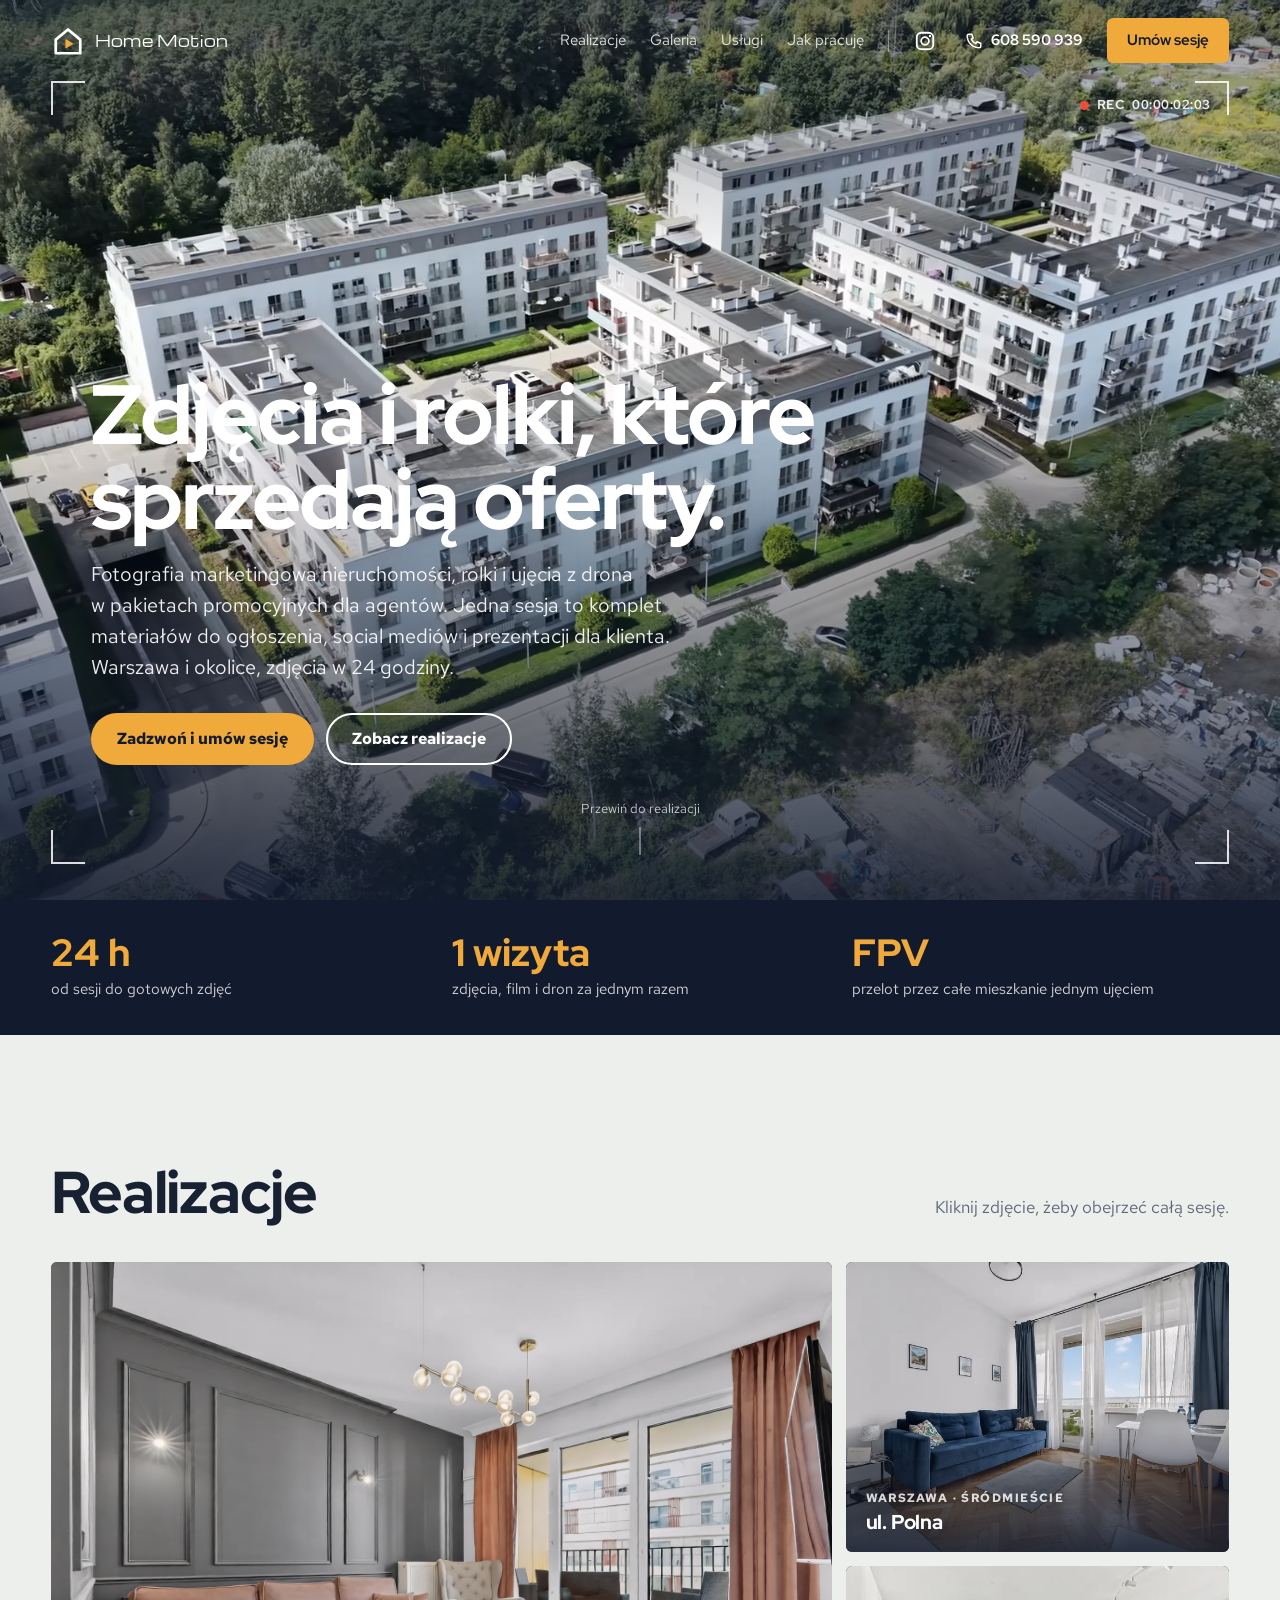
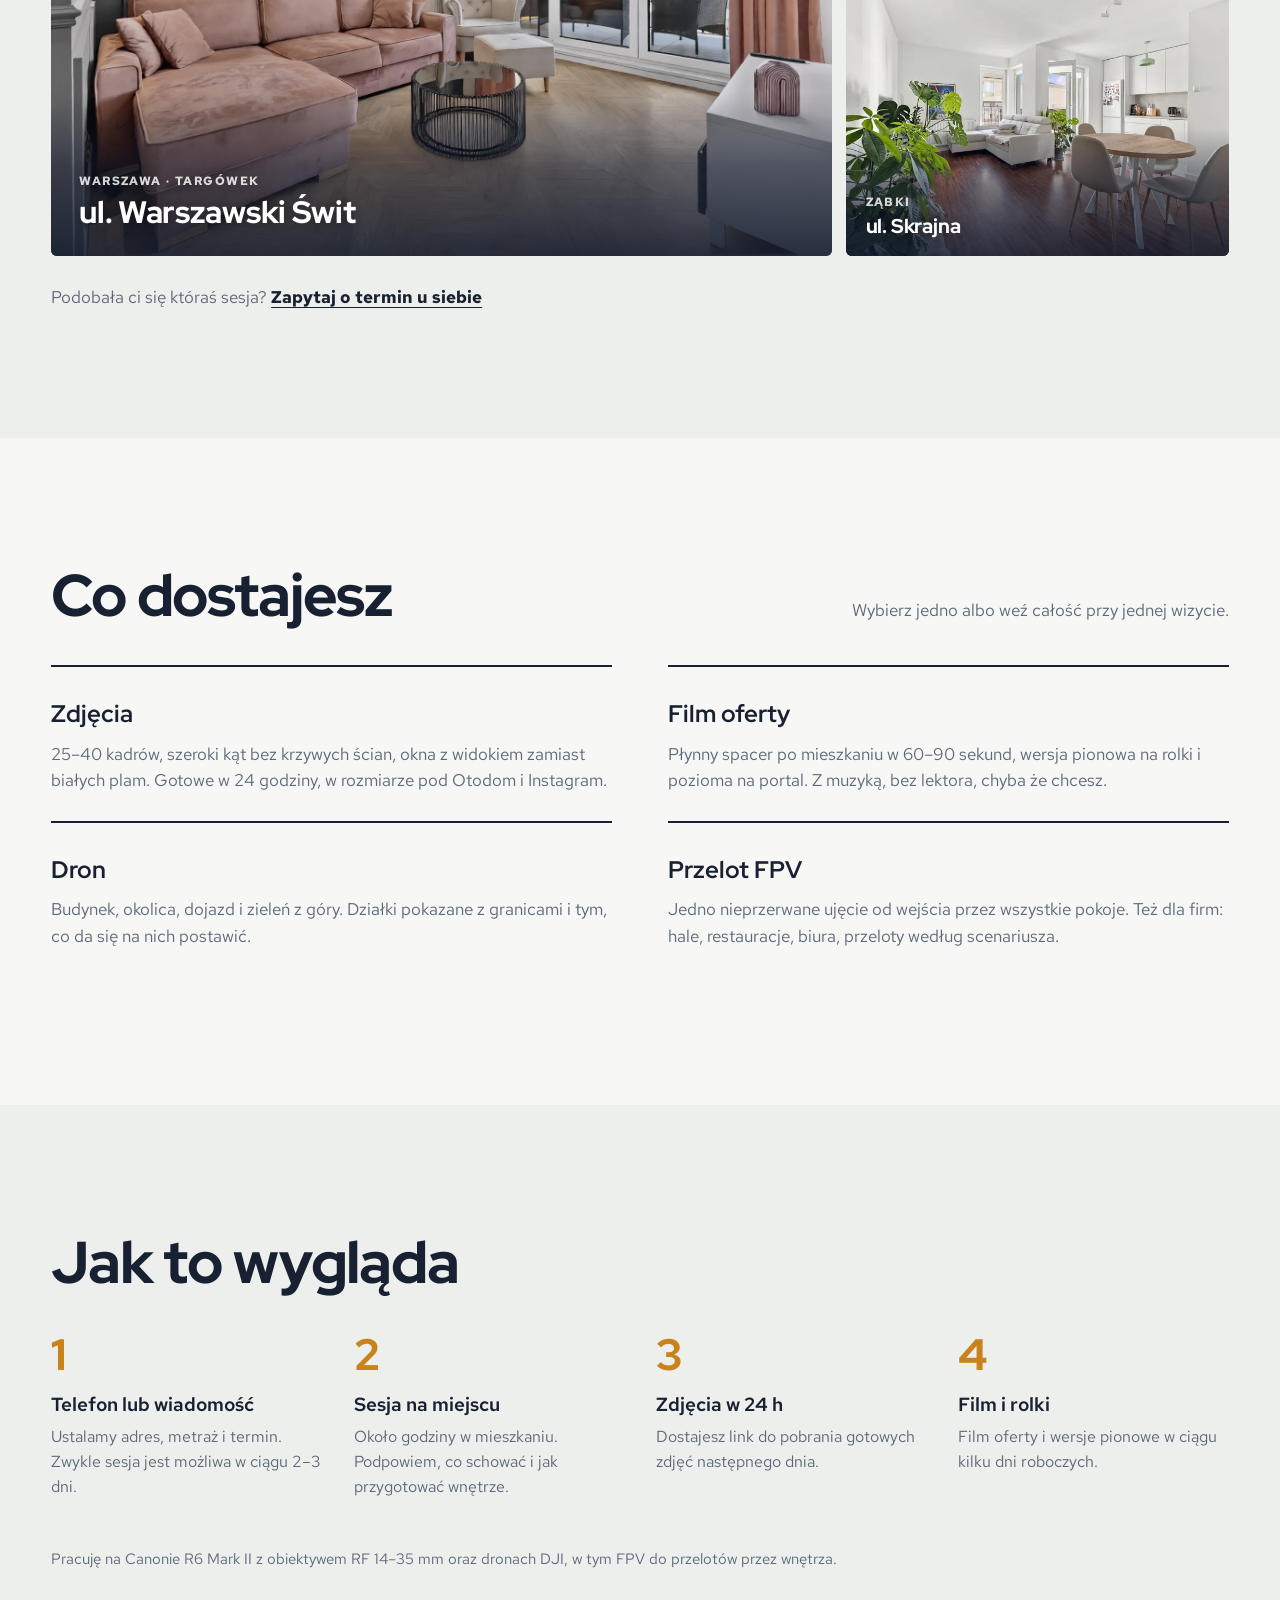
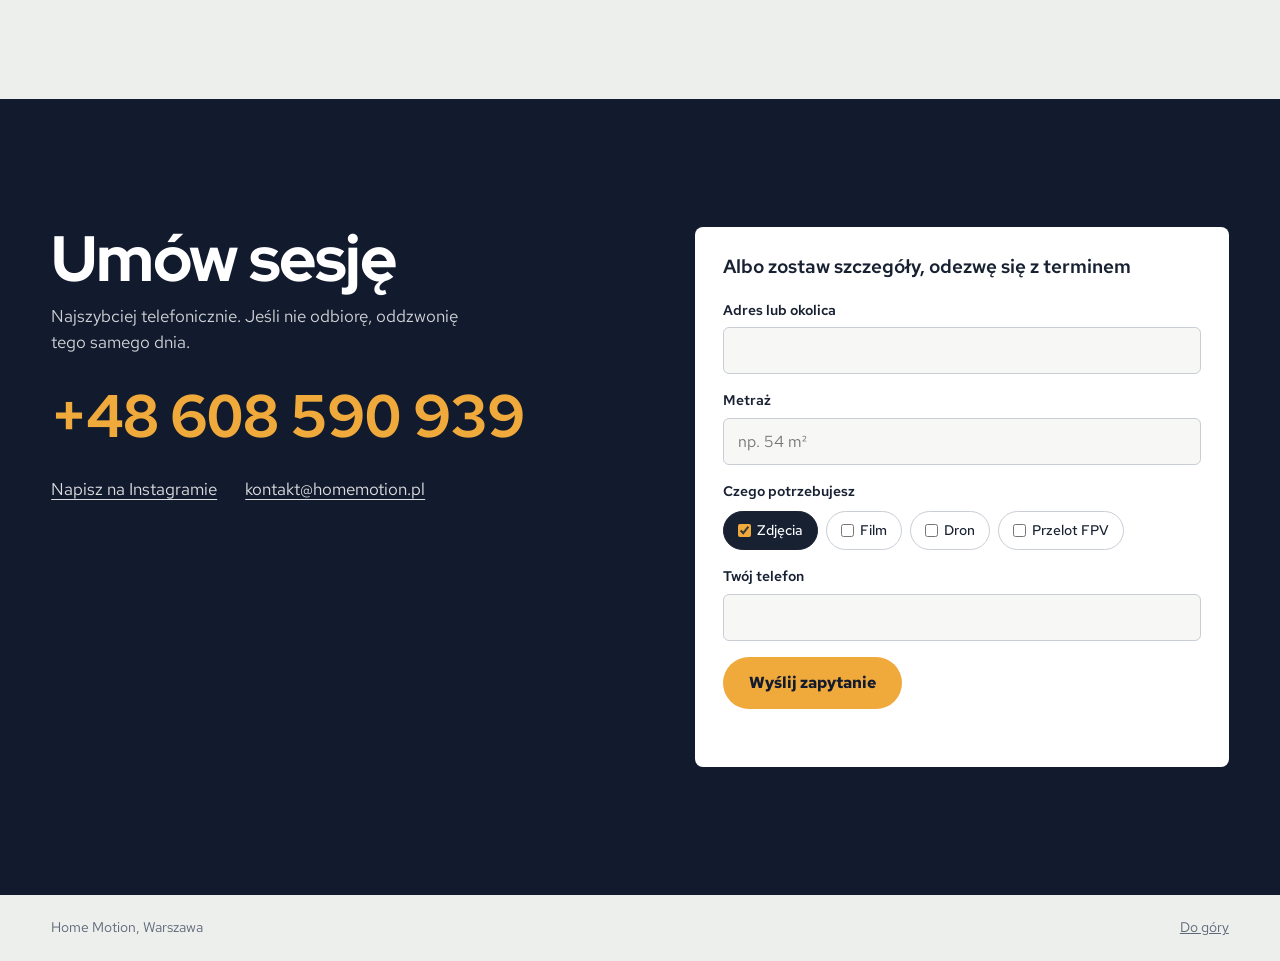
<file: index.html>
<!doctype html>
<html lang="pl">
<head>
  <meta charset="utf-8">
  <meta name="viewport" content="width=device-width, initial-scale=1">
  <title>Home Motion · zdjęcia i filmy nieruchomości, Warszawa</title>
  <meta name="description" content="Zdjęcia, filmy, ujęcia z drona i przeloty FPV dla nieruchomości na sprzedaż i wynajem. Warszawa i okolice. Zdjęcia gotowe w 24 godziny.">
  <meta property="og:title" content="Home Motion · zdjęcia i filmy nieruchomości">
  <meta property="og:description" content="Zdjęcia w 24 h, filmy, dron i FPV. Warszawa i okolice.">
  <meta property="og:type" content="website">
  <link rel="preconnect" href="https://fonts.googleapis.com">
  <link rel="preconnect" href="https://fonts.gstatic.com" crossorigin>
  <link href="https://fonts.googleapis.com/css2?family=Red+Hat+Display:wght@500..900&family=Red+Hat+Text:wght@400..700&family=Michroma&display=swap" rel="stylesheet">
  <link rel="icon" href="favicon.svg" type="image/svg+xml">
  <link rel="icon" href="favicon-32.png" sizes="32x32" type="image/png">
  <link rel="apple-touch-icon" href="apple-touch-icon.png">
  <meta name="theme-color" content="#121b2e">
  <link rel="stylesheet" href="styles.css">
</head>
<body>
  <a class="skip" href="#realizacje">Przejdź do realizacji</a>

  <header class="top" id="top">
    <a class="logo" href="#top" aria-label="Home Motion, strona główna">
      <svg class="logo-mark" viewBox="0 0 100 100" aria-hidden="true"><path d="M14 46 L50 16 L86 46 V86 H14 Z" fill="none" stroke="currentColor" stroke-width="8" stroke-linejoin="round"/><path d="M44 46 L63 58 L44 70 Z" fill="#f0a93b" stroke="#f0a93b" stroke-width="3" stroke-linejoin="round"/></svg>
      <span>Home&nbsp;Motion</span>
    </a>
    <nav class="nav" aria-label="Główne">
      <a href="#realizacje">Realizacje</a>
      <a href="/galeria/">Galeria</a>
      <a href="#uslugi">Usługi</a>
      <a href="#jak">Jak pracuję</a>
    </nav>
    <span class="top-sep" aria-hidden="true"></span>
    <a class="top-ig" href="https://www.instagram.com/homemotion.pl/" target="_blank" rel="noopener" data-instagram aria-label="Home Motion na Instagramie">
      <svg viewBox="0 0 24 24" aria-hidden="true"><rect x="3" y="3" width="18" height="18" rx="5" fill="none" stroke="currentColor" stroke-width="2"/><circle cx="12" cy="12" r="4.2" fill="none" stroke="currentColor" stroke-width="2"/><circle cx="17.4" cy="6.6" r="1.3" fill="currentColor"/></svg>
    </a>
    <a class="top-tel" href="tel:+48608590939" data-phone-short aria-label="Zadzwoń: 608 590 939">
      <svg viewBox="0 0 24 24" aria-hidden="true"><path d="M5 3h4l2 5-2.5 1.5a11 11 0 0 0 6 6L16 13l5 2v4a2 2 0 0 1-2 2A16 16 0 0 1 3 5a2 2 0 0 1 2-2z" fill="none" stroke="currentColor" stroke-width="2" stroke-linejoin="round"/></svg>
      <span>608 590 939</span>
    </a>
    <a class="top-cta" href="#kontakt">Umów sesję</a>
  </header>

  <main>
    <!-- HERO: film na cały ekran w ramce wizjera -->
    <section class="hero" aria-label="Showreel">
      <div class="hero-media">
        <video class="hero-video" autoplay muted loop playsinline preload="metadata" poster="assets/hero-poster.jpg">
          <source src="assets/showreel-720.mp4" type="video/mp4" media="(max-width: 820px)">
          <source src="assets/showreel-av1.mp4" type='video/mp4; codecs="av01.0.08M.10"'>
          <source src="assets/showreel.mp4" type="video/mp4">
        </video>
        <div class="hero-fallback" aria-hidden="true"></div>
        <div class="viewfinder" aria-hidden="true">
          <span class="vf-c vf-tl"></span><span class="vf-c vf-tr"></span>
          <span class="vf-c vf-bl"></span><span class="vf-c vf-br"></span>
          <span class="vf-rec"><i></i>REC <b class="tc">00:00:00:00</b></span>
        </div>
      </div>

      <div class="hero-copy">
        <h1>Zdjęcia i&nbsp;rolki, które sprzedają oferty.</h1>
        <p class="lede">Fotografia marketingowa nieruchomości, rolki i&nbsp;ujęcia z&nbsp;drona w&nbsp;pakietach promocyjnych dla agentów. Jedna sesja to komplet materiałów do ogłoszenia, social mediów i&nbsp;prezentacji dla klienta. Warszawa i&nbsp;okolice, zdjęcia w&nbsp;24&nbsp;godziny.</p>
        <div class="hero-actions">
          <a class="btn btn-primary" href="tel:+48608590939" data-phone-btn>Zadzwoń i umów sesję</a>
          <a class="btn btn-ghost" href="#realizacje">Zobacz realizacje</a>
        </div>
      </div>

      <a class="scroll-cue" href="#realizacje">Przewiń do realizacji</a>
    </section>

    <!-- Fakty, które sprzedają -->
    <section class="facts" aria-label="W skrócie">
      <dl>
        <div><dt>24 h</dt><dd>od sesji do gotowych zdjęć</dd></div>
        <div><dt>1 wizyta</dt><dd>zdjęcia, film i dron za jednym razem</dd></div>
        <div><dt>FPV</dt><dd>przelot przez całe mieszkanie jednym ujęciem</dd></div>
      </dl>
    </section>

    <!-- REALIZACJE -->
    <section class="work" id="realizacje">
      <div class="section-head">
        <h2>Realizacje</h2>
        <p>Kliknij zdjęcie, żeby obejrzeć całą sesję.</p>
      </div>
      <!-- Kafelki tworzy main.js z listy SESJE — nowa sesja = jedna linijka tam -->
      <ul class="work-grid" id="sesje"></ul>
      <button class="w-more" type="button" hidden>Pokaż wszystkie sesje</button>

      <dialog class="lb" id="galeria" aria-label="Galeria zdjęć">
        <div class="lb-top">
          <p class="lb-title"></p>
          <p class="lb-n" aria-live="polite"></p>
          <button class="lb-x" type="button" aria-label="Zamknij galerię">×</button>
        </div>
        <div class="lb-stage">
          <img class="lb-img" alt="">
          <button class="lb-prev" type="button" aria-label="Poprzednie zdjęcie">‹</button>
          <button class="lb-next" type="button" aria-label="Następne zdjęcie">›</button>
        </div>
      </dialog>
      <p class="after-work">Podobała ci się któraś sesja? <a href="#kontakt">Zapytaj o termin u siebie</a></p>
    </section>

    <!-- USŁUGI -->
    <section class="services" id="uslugi">
      <div class="section-head">
        <h2>Co dostajesz</h2>
        <p>Wybierz jedno albo weź całość przy jednej wizycie.</p>
      </div>
      <div class="svc-list">
        <article class="svc">
          <h3>Zdjęcia</h3>
          <p>25–40 kadrów, szeroki kąt bez krzywych ścian, okna z widokiem zamiast białych plam. Gotowe w 24 godziny, w rozmiarze pod Otodom i Instagram.</p>
        </article>
        <article class="svc">
          <h3>Film oferty</h3>
          <p>Płynny spacer po mieszkaniu w 60–90 sekund, wersja pionowa na rolki i pozioma na portal. Z muzyką, bez lektora, chyba że chcesz.</p>
        </article>
        <article class="svc">
          <h3>Dron</h3>
          <p>Budynek, okolica, dojazd i zieleń z góry. Działki pokazane z granicami i tym, co da się na nich postawić.</p>
        </article>
        <article class="svc">
          <h3>Przelot FPV</h3>
          <p>Jedno nieprzerwane ujęcie od wejścia przez wszystkie pokoje. Też dla firm: hale, restauracje, biura, przeloty według scenariusza.</p>
        </article>
      </div>
    </section>

    <!-- JAK PRACUJĘ: prawdziwa sekwencja, więc numeracja ma sens -->
    <section class="process" id="jak">
      <div class="section-head">
        <h2>Jak to wygląda</h2>
      </div>
      <ol class="steps">
        <li><h3>Telefon lub wiadomość</h3><p>Ustalamy adres, metraż i termin. Zwykle sesja jest możliwa w ciągu 2–3 dni.</p></li>
        <li><h3>Sesja na miejscu</h3><p>Około godziny w mieszkaniu. Podpowiem, co schować i jak przygotować wnętrze.</p></li>
        <li><h3>Zdjęcia w 24 h</h3><p>Dostajesz link do pobrania gotowych zdjęć następnego dnia.</p></li>
        <li><h3>Film i rolki</h3><p>Film oferty i wersje pionowe w ciągu kilku dni roboczych.</p></li>
      </ol>
      <p class="kit">Pracuję na Canonie R6 Mark II z obiektywem RF 14–35 mm oraz dronach DJI, w tym FPV do przelotów przez wnętrza.</p>
    </section>

    <!-- KONTAKT -->
    <section class="contact" id="kontakt">
      <div class="contact-call">
        <h2>Umów sesję</h2>
        <p>Najszybciej telefonicznie. Jeśli nie odbiorę, oddzwonię tego samego dnia.</p>
        <a class="big-phone" href="tel:+48608590939" data-phone>+48 608 590 939</a>
        <div class="contact-alt">
          <a href="https://www.instagram.com/homemotion.pl/" target="_blank" rel="noopener" data-instagram>Napisz na Instagramie</a>
          <a href="mailto:kontakt@homemotion.pl">kontakt@homemotion.pl</a>
        </div>
      </div>

      <form class="quote" id="quote">
        <h3>Albo zostaw szczegóły, odezwę się z terminem</h3>
        <label>Adres lub okolica<input name="adres" required autocomplete="street-address"></label>
        <label>Metraż<input name="metraz" inputmode="numeric" placeholder="np. 54 m²"></label>
        <fieldset>
          <legend>Czego potrzebujesz</legend>
          <label class="chk"><input type="checkbox" name="zakres" value="Zdjęcia" checked> Zdjęcia</label>
          <label class="chk"><input type="checkbox" name="zakres" value="Film"> Film</label>
          <label class="chk"><input type="checkbox" name="zakres" value="Dron"> Dron</label>
          <label class="chk"><input type="checkbox" name="zakres" value="FPV"> Przelot FPV</label>
        </fieldset>
        <label>Twój telefon<input name="telefon" type="tel" required autocomplete="tel"></label>
        <button class="btn btn-primary" type="submit">Wyślij zapytanie</button>
        <p class="form-note" role="status" aria-live="polite"></p>
      </form>
    </section>
  </main>

  <footer class="foot">
    <span>Home Motion, Warszawa</span>
    <a href="#top">Do góry</a>
  </footer>

  <!-- Pasek na telefonie: zawsze pod kciukiem -->
  <div class="dock" aria-label="Szybki kontakt">
    <a class="btn btn-primary" href="tel:+48608590939" data-phone-btn>Zadzwoń</a>
    <a class="btn btn-ghost" href="#kontakt">Zapytaj o termin</a>
  </div>

  <script src="main.js" defer></script>
</body>
</html>
</file>
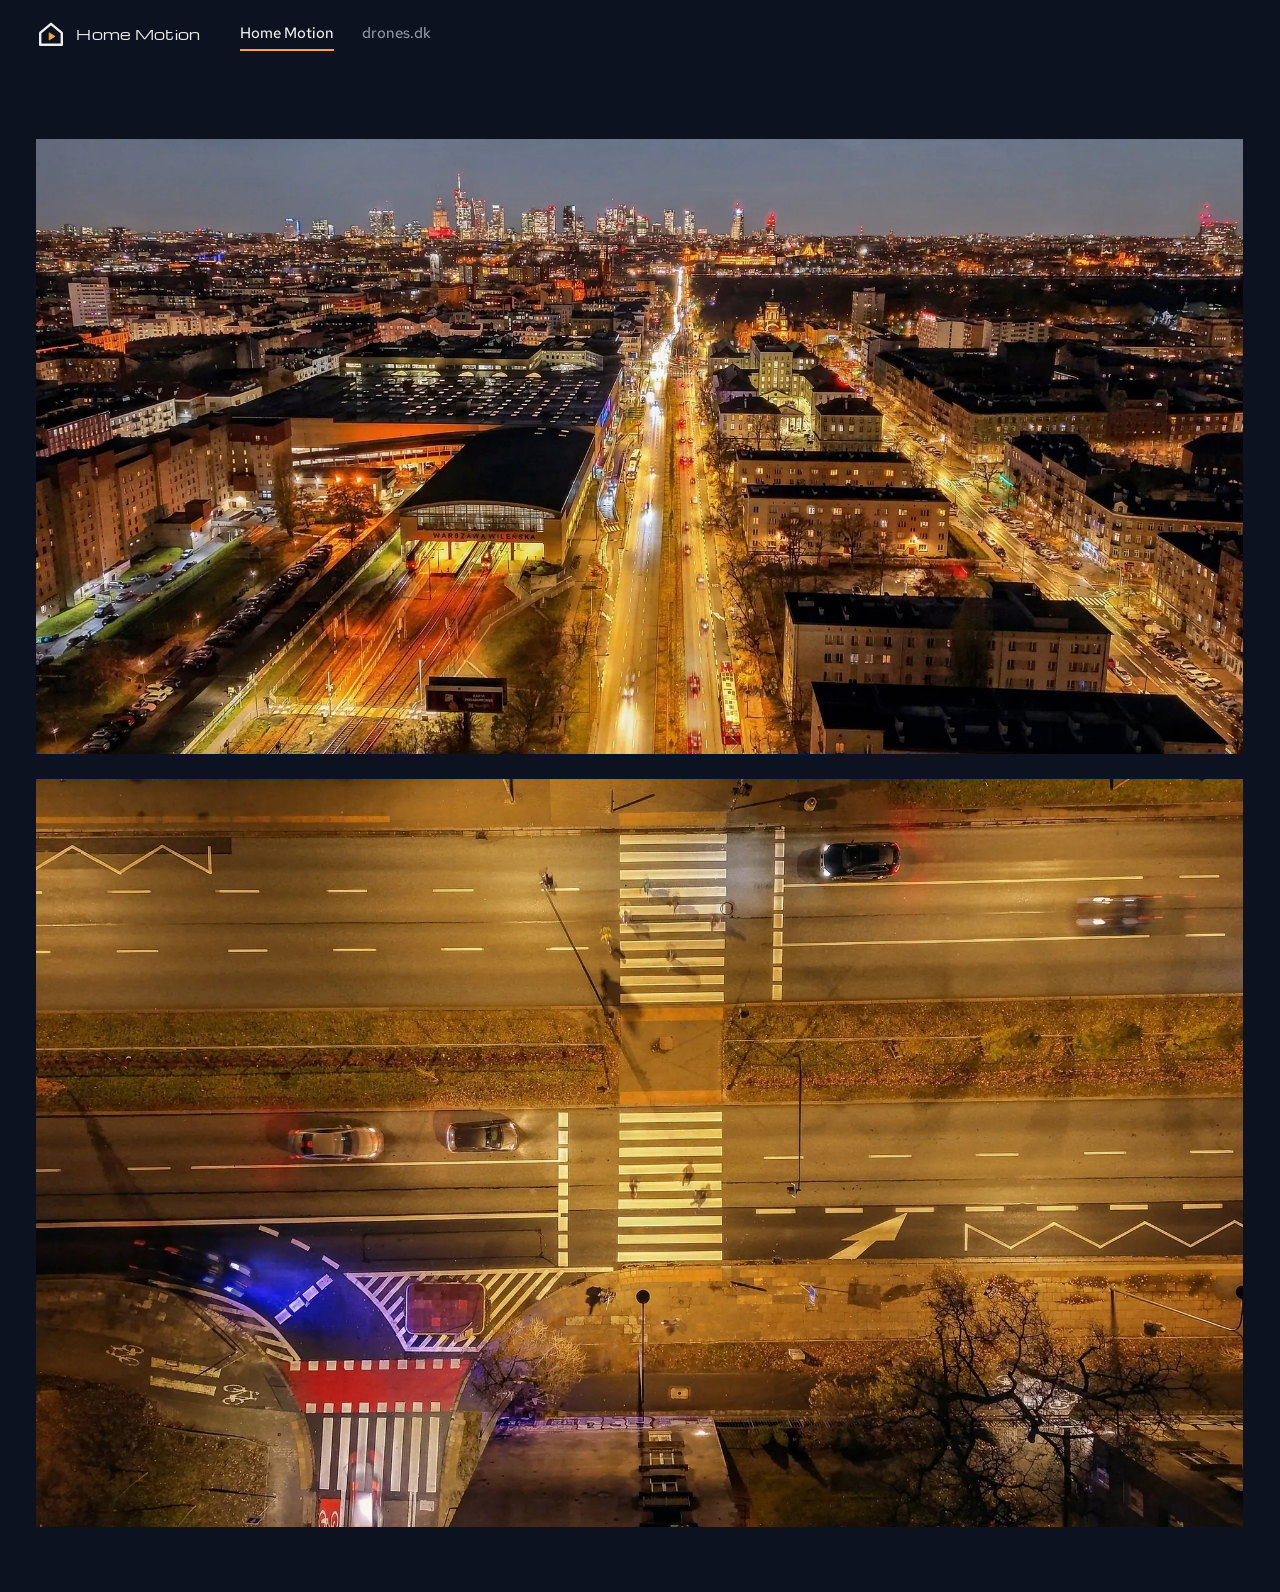
<file: galeria/index.html>
<!doctype html>
<html lang="pl">
<head>
  <meta charset="utf-8">
  <meta name="viewport" content="width=device-width, initial-scale=1, viewport-fit=cover">
  <title>Galeria · Home Motion</title>
  <meta name="description" content="Zdjęcia i filmy nieruchomości oraz ujęcia z drona. Home Motion, Warszawa.">
  <meta property="og:title" content="Galeria · Home Motion">
  <meta property="og:description" content="Zdjęcia i filmy nieruchomości oraz ujęcia z drona.">
  <meta property="og:type" content="website">
  <link rel="preconnect" href="https://fonts.googleapis.com">
  <link rel="preconnect" href="https://fonts.gstatic.com" crossorigin>
  <link href="https://fonts.googleapis.com/css2?family=Red+Hat+Display:wght@500..900&family=Red+Hat+Text:wght@400..700&family=Michroma&display=swap" rel="stylesheet">
  <link rel="icon" href="/favicon.svg" type="image/svg+xml">
  <link rel="icon" href="/favicon-32.png" sizes="32x32" type="image/png">
  <link rel="apple-touch-icon" href="/apple-touch-icon.png">
  <meta name="theme-color" content="#0c1220">
  <link rel="stylesheet" href="/galeria/galeria.css">
</head>
<body>
  <div class="wrap">
    <header class="bar">
      <a class="logo" href="/" aria-label="Home Motion, strona główna">
        <svg class="logo-mark" viewBox="0 0 100 100" aria-hidden="true"><path d="M14 46 L50 16 L86 46 V86 H14 Z" fill="none" stroke="currentColor" stroke-width="8" stroke-linejoin="round"/><path d="M44 46 L63 58 L44 70 Z" fill="#f0a93b" stroke="#f0a93b" stroke-width="3" stroke-linejoin="round"/></svg>
        <span>Home&nbsp;Motion</span>
      </a>
      <nav class="tabs" id="tabs" aria-label="Galerie"></nav>
    </header>
    <main class="stage">
      <div class="canvas" id="canvas"></div>
      <p class="empty" id="empty" hidden>Wkrótce</p>
    </main>
  </div>

  <div class="lb" id="lb" hidden role="dialog" aria-modal="true" aria-label="Podgląd">
    <div class="lb-media" id="lbm"></div>
    <button class="lb-btn lb-close" id="lbx" type="button" aria-label="Zamknij">×</button>
    <button class="lb-btn lb-prev" id="lbp" type="button" aria-label="Poprzedni">‹</button>
    <button class="lb-btn lb-next" id="lbn" type="button" aria-label="Następny">›</button>
    <span class="lb-count" id="lbc"></span>
  </div>

  <script src="/galeria/galeria.js" defer></script>
</body>
</html>
</file>
<file: styles.css>
/* Home Motion — paleta „blue hour”: niebieska godzina za oknem, ciepłe światło w środku */
:root {
  --night: #121b2e;
  --dusk: #2a3b5c;
  --plaster: #edefec;
  --paper: #f7f8f6;
  --ink: #182132;
  --slate: #5e6879;
  --window: #f0a93b;
  --window-deep: #c9831c;

  --f: "Red Hat Text", system-ui, sans-serif;
  --f-head: "Red Hat Display", "Red Hat Text", sans-serif;
  --f-logo: "Michroma", "Red Hat Display", sans-serif;
  --gutter: clamp(16px, 4vw, 56px);
  --max: 1240px;
}

* { box-sizing: border-box; }
html { scroll-behavior: smooth; }
@media (prefers-reduced-motion: reduce) { html { scroll-behavior: auto; } }

body {
  margin: 0;
  background: var(--plaster);
  color: var(--ink);
  font-family: var(--f);
  font-weight: 400;
  font-size: 17px;
  line-height: 1.55;
  -webkit-font-smoothing: antialiased;
}

a { color: inherit; }
:focus-visible { outline: 3px solid var(--window); outline-offset: 3px; border-radius: 2px; }

.skip { position: absolute; left: -9999px; }
.skip:focus { left: 16px; top: 16px; z-index: 50; background: var(--paper); padding: 8px 12px; }

/* ---------- Nagłówek ---------- */
.top {
  position: fixed; inset: 0 0 auto 0; z-index: 20;
  display: flex; align-items: center; gap: 32px;
  padding: 18px var(--gutter);
  color: #fff;
  transition: background .3s, color .3s, padding .3s;
}
.top.solid { background: rgba(237,239,236,.94); color: var(--ink); padding-block: 12px; backdrop-filter: blur(8px); box-shadow: 0 1px 0 rgba(24,33,50,.08); }
.logo {
  display: inline-flex; align-items: center; gap: 10px;
  font-family: var(--f-logo); font-weight: 400; font-size: 15px; letter-spacing: .01em; text-decoration: none; color: inherit;
}
.logo-mark { width: 34px; height: 34px; flex: none; }
.nav { display: flex; gap: 24px; margin-left: auto; }
.nav a { text-decoration: none; font-size: 15px; opacity: .85; white-space: nowrap; }
@media (max-width: 1080px) { .top { gap: 24px; } .nav { gap: 18px; } }
.nav a:hover { opacity: 1; text-decoration: underline; text-underline-offset: 5px; }
.top-sep { width: 1px; height: 22px; background: currentColor; opacity: .35; margin-left: -8px; }
.top-ig {
  display: grid; place-items: center; width: 44px; height: 44px; margin: 0 -14px 0 -18px;
  border-radius: 50%; color: inherit; transition: background .2s;
}
.top-ig svg { width: 22px; height: 22px; }
.top-ig:hover { background: rgba(127,127,127,.18); }
.top-tel {
  display: inline-flex; align-items: center; gap: 8px; min-height: 44px;
  font-weight: 600; font-size: 15px; text-decoration: none; color: inherit; white-space: nowrap;
}
.top-tel svg { width: 18px; height: 18px; flex: none; }
.top-tel:hover span { text-decoration: underline; text-underline-offset: 4px; }
.top-cta {
  font-family: var(--f-head); font-weight: 700; font-size: 15px; text-decoration: none; white-space: nowrap;
  padding: 11px 20px; border-radius: 6px; background: var(--window); color: var(--night);
  margin-left: -8px;
}
.top-cta:hover { background: #ffbf55; }
@media (max-width: 900px) { .top-sep { display: none; } .top-ig { margin-left: auto; } }

/* ---------- HERO ---------- */
.hero {
  position: relative;
  min-height: 100svh;
  display: grid; align-items: end;
  color: #fff;
  background: var(--night);
  overflow: hidden;
}
.hero-media { position: absolute; inset: 0; }
.hero-video, .hero-fallback { position: absolute; inset: 0; width: 100%; height: 100%; object-fit: cover; }
.hero-video { z-index: 1; }
.hero-video.missing { display: none; }
/* zastępstwo, dopóki nie ma showreela: zmierzch i ciepłe okna */
.hero-fallback {
  background:
    radial-gradient(40% 30% at 74% 66%, rgba(240,169,59,.42), transparent 70%),
    radial-gradient(18% 14% at 58% 72%, rgba(240,169,59,.3), transparent 70%),
    linear-gradient(180deg, #1d2f52 0%, #33466e 38%, #5a5f7d 62%, #121b2e 100%);
}
.hero-media::after { /* przyciemnienie dołu pod tekst */
  content: ""; position: absolute; inset: 0; z-index: 2;
  background: linear-gradient(180deg, rgba(18,27,46,.45) 0%, rgba(18,27,46,0) 30%, rgba(18,27,46,0) 45%, rgba(18,27,46,.88) 100%);
}

/* wizjer — jedyny „głośny” element strony */
.viewfinder { position: absolute; inset: clamp(72px, 9vh, 96px) var(--gutter) clamp(20px, 4vh, 40px); z-index: 3; pointer-events: none; }
.vf-c { position: absolute; width: 34px; height: 34px; border: 0 solid rgba(255,255,255,.85); }
.vf-tl { top: 0; left: 0; border-top-width: 2px; border-left-width: 2px; }
.vf-tr { top: 0; right: 0; border-top-width: 2px; border-right-width: 2px; }
.vf-bl { bottom: 0; left: 0; border-bottom-width: 2px; border-left-width: 2px; }
.vf-br { bottom: 0; right: 0; border-bottom-width: 2px; border-right-width: 2px; }
.vf-rec {
  position: absolute; top: 14px; right: 18px;
  font-size: 13px; font-weight: 600; letter-spacing: .04em; font-variant-numeric: tabular-nums;
  display: flex; align-items: center; gap: 8px; opacity: .9;
}
.vf-rec i { width: 9px; height: 9px; border-radius: 50%; background: #ff4d3d; animation: blink 1.2s steps(2) infinite; }
.vf-rec b { font-weight: 600; }
@keyframes blink { 50% { opacity: 0; } }
@media (prefers-reduced-motion: reduce) { .vf-rec i { animation: none; } }

.hero-copy {
  position: relative; z-index: 4;
  width: 100%;
  padding: 0 calc(var(--gutter) + 40px) clamp(96px, 15vh, 150px);
}
.hero h1 {
  margin: 0 0 18px;
  max-width: 14ch;
  font-family: var(--f-head); font-weight: 800;
  font-size: clamp(38px, 6.6vw, 88px);
  line-height: 1; letter-spacing: -.025em;
  text-wrap: balance;
}
.lede { margin: 0 0 30px; max-width: 46ch; font-size: clamp(17px, 1.6vw, 20px); opacity: .92; }
.hero-actions { display: flex; flex-wrap: wrap; gap: 12px; }

.btn {
  display: inline-flex; align-items: center; justify-content: center;
  min-height: 52px; padding: 0 24px; border-radius: 999px;
  font: 700 16px/1 var(--f); text-decoration: none; cursor: pointer;
  border: 2px solid transparent; transition: background .2s, color .2s, border-color .2s;
}
.btn-primary { background: var(--window); color: var(--night); }
.btn-primary:hover { background: #ffbf55; }
.btn-ghost { border-color: currentColor; color: inherit; background: transparent; }
.btn-ghost:hover { background: rgba(255,255,255,.12); }

.scroll-cue {
  position: absolute; z-index: 4; left: 50%; bottom: clamp(30px, 5vh, 52px); transform: translateX(-50%);
  font-size: 13px; text-decoration: none; opacity: .75;
  display: flex; flex-direction: column; align-items: center; gap: 8px;
}
.scroll-cue::after { content: ""; width: 1px; height: 28px; background: currentColor; animation: cue 2s ease-in-out infinite; transform-origin: top; }
@keyframes cue { 0% { transform: scaleY(0); } 50% { transform: scaleY(1); } 100% { transform: scaleY(1); opacity: 0; } }
@media (prefers-reduced-motion: reduce) { .scroll-cue::after { animation: none; } }

/* ---------- Fakty ---------- */
.facts { background: var(--night); color: #fff; padding: 34px var(--gutter); }
.facts dl { margin: 0 auto; max-width: var(--max); display: grid; grid-template-columns: repeat(3, 1fr); gap: 24px; }
.facts dt { font-family: var(--f-head); font-weight: 800; font-size: clamp(26px, 3vw, 38px); line-height: 1; color: var(--window); }
.facts dd { margin: 6px 0 0; opacity: .8; font-size: 15px; }

/* ---------- Sekcje ---------- */
section:not(.hero):not(.facts) { padding: clamp(72px, 10vw, 128px) var(--gutter); }
.section-head { max-width: var(--max); margin: 0 auto 40px; display: flex; flex-wrap: wrap; align-items: baseline; justify-content: space-between; gap: 8px 32px; }
.section-head h2 {
  margin: 0; font-family: var(--f-head); font-weight: 800;
  font-size: clamp(34px, 4.6vw, 60px); line-height: 1; letter-spacing: -.02em;
}
.section-head p { margin: 0; color: var(--slate); max-width: 44ch; }

/* Realizacje */
.work-grid {
  list-style: none; margin: 0 auto; padding: 0; max-width: var(--max);
  display: grid; grid-template-columns: repeat(3, 1fr); grid-auto-rows: 260px; gap: 14px;
}
.work-grid { grid-auto-rows: 290px; }
.w-feature { grid-column: span 2; grid-row: span 2; }
.w-open {
  all: unset; box-sizing: border-box; display: block; width: 100%; height: 100%;
  position: relative; overflow: hidden; border-radius: 6px; background: var(--dusk); cursor: zoom-in;
}
.w-open:focus-visible { outline: 3px solid var(--window); outline-offset: 3px; }
.w-open img { position: absolute; inset: 0; width: 100%; height: 100%; object-fit: cover; transition: transform .6s ease; }
.w-open:hover img { transform: scale(1.04); }
@media (prefers-reduced-motion: reduce) { .w-open img { transition: none; } .w-open:hover img { transform: none; } }
.w-cap {
  position: absolute; left: 0; right: 0; bottom: 0; padding: 64px 20px 18px;
  color: #fff; background: linear-gradient(transparent, rgba(18,27,46,.55) 45%, rgba(18,27,46,.85));
  display: flex; flex-direction: column; gap: 4px; text-shadow: 0 1px 12px rgba(0,0,0,.35);
}
.w-loc { font-size: 12px; font-weight: 700; letter-spacing: .12em; text-transform: uppercase; opacity: .82; }
.w-cap strong { font-family: var(--f-head); font-weight: 800; font-size: 20px; line-height: 1.15; letter-spacing: -.01em; }
.w-feature .w-cap { padding: 80px 28px 26px; }
.w-feature .w-cap strong { font-size: clamp(22px, 2.4vw, 32px); }
.w-more {
  display: block; margin: 28px auto 0; padding: 14px 26px; border: 1.5px solid var(--ink); border-radius: 6px;
  background: transparent; color: var(--ink); font: 700 15px/1 var(--f); cursor: pointer;
}
.w-more:hover { background: var(--ink); color: #fff; }
.w-more:focus-visible { outline: 3px solid var(--window); outline-offset: 3px; }
.w-more[hidden] { display: none; }

/* Galeria */
.lb { width: 100vw; height: 100dvh; max-width: none; max-height: none; margin: 0; padding: 0; border: 0; background: #0b111d; color: #fff; }
.lb::backdrop { background: #0b111d; }
.lb[open] { display: grid; grid-template-rows: auto minmax(0, 1fr); grid-template-columns: minmax(0, 1fr); overflow: hidden; }
.lb-top { display: flex; align-items: center; gap: 16px; padding: 14px var(--gutter); }
.lb-title { margin: 0; font-weight: 700; flex: 1; min-width: 0; overflow: hidden; text-overflow: ellipsis; white-space: nowrap; }
.lb-n { margin: 0; font-size: 14px; opacity: .75; font-variant-numeric: tabular-nums; }
.lb-x, .lb-prev, .lb-next {
  all: unset; cursor: pointer; display: grid; place-items: center; color: #fff;
  width: 48px; height: 48px; border-radius: 50%; font-size: 34px; line-height: 1;
}
.lb-x:hover, .lb-prev:hover, .lb-next:hover { background: rgba(255,255,255,.12); }
.lb-x:focus-visible, .lb-prev:focus-visible, .lb-next:focus-visible { outline: 3px solid var(--window); }
.lb-stage { position: relative; min-height: 0; min-width: 0; display: grid; grid-template-columns: minmax(0, 1fr); place-items: center; padding: 0 72px 24px; touch-action: pan-y; }
.lb-img { display: block; width: auto; height: auto; max-width: 100%; max-height: calc(100dvh - 100px); user-select: none; }
.lb-prev, .lb-next { position: absolute; top: 50%; transform: translateY(-50%); background: rgba(255,255,255,.06); }
.lb-prev { left: 12px; }
.lb-next { right: 12px; }
.after-work { max-width: var(--max); margin: 28px auto 0; color: var(--slate); }
.after-work a { color: var(--ink); font-weight: 700; text-underline-offset: 4px; }

/* Usługi */
.services { background: var(--paper); }
.svc-list { max-width: var(--max); margin: 0 auto; display: grid; grid-template-columns: repeat(2, 1fr); gap: 0 56px; }
.svc { padding: 28px 0; border-top: 2px solid var(--ink); }
.svc h3 { margin: 0 0 8px; font-family: var(--f-head); font-size: 24px; font-weight: 700; }
.svc p { margin: 0; color: var(--slate); max-width: 52ch; }

/* Proces */
.steps {
  list-style: none; counter-reset: s; margin: 0 auto; padding: 0; max-width: var(--max);
  display: grid; grid-template-columns: repeat(4, 1fr); gap: 32px;
}
.steps li { counter-increment: s; }
.steps li::before {
  content: counter(s); display: block; margin-bottom: 14px;
  font-family: var(--f-head); font-weight: 800; font-size: 44px; line-height: 1; color: var(--window-deep);
}
.steps h3 { margin: 0 0 6px; font-size: 19px; font-weight: 600; }
.steps p { margin: 0; color: var(--slate); font-size: 16px; }
.kit { max-width: var(--max); margin: 48px auto 0; color: var(--slate); font-size: 15px; }

/* Kontakt */
.contact {
  background: var(--night); color: #fff;
  display: grid; grid-template-columns: 1.1fr 1fr; gap: 56px;
  padding-inline: max(var(--gutter), calc((100vw - var(--max)) / 2)) !important;
}
.contact h2 { margin: 0 0 12px; font-family: var(--f-head); font-weight: 800; font-size: clamp(38px, 5vw, 64px); line-height: 1; letter-spacing: -.02em; }
.contact-call > p { margin: 0 0 28px; opacity: .8; max-width: 40ch; }
.big-phone {
  display: inline-block; text-decoration: none; color: var(--window);
  font-family: var(--f-head); font-weight: 800; font-variant-numeric: tabular-nums;
  font-size: clamp(34px, 5vw, 60px); line-height: 1.05;
  border-bottom: 3px solid transparent;
}
.big-phone:hover { border-bottom-color: var(--window); }
.contact-alt { margin-top: 26px; display: flex; flex-wrap: wrap; gap: 10px 28px; }
.contact-alt a { opacity: .85; text-underline-offset: 4px; }

.quote { background: #fff; color: var(--ink); border-radius: 8px; padding: 28px; display: grid; gap: 16px; align-content: start; }
.quote h3 { margin: 0 0 4px; font-size: 19px; line-height: 1.3; font-weight: 600; }
.quote label { display: grid; gap: 6px; font-size: 14px; font-weight: 600; }
.quote input:not([type=checkbox]) {
  font: 400 16px var(--f); color: var(--ink);
  padding: 12px 14px; border: 1.5px solid #c9ced6; border-radius: 6px; background: var(--paper);
}
.quote input:focus { border-color: var(--ink); outline: none; }
.quote fieldset { border: 0; padding: 0; margin: 0; display: flex; flex-wrap: wrap; gap: 8px; }
.quote legend { font-size: 14px; font-weight: 600; margin-bottom: 8px; padding: 0; }
.chk { display: inline-flex !important; grid-auto-flow: column; align-items: center; gap: 8px; font-weight: 500 !important; padding: 8px 14px; border: 1.5px solid #c9ced6; border-radius: 999px; cursor: pointer; }
.chk:has(input:checked) { border-color: var(--ink); background: var(--ink); color: #fff; }
.chk input { accent-color: var(--window); margin: 0; }
.quote .btn { justify-self: start; }
.form-note { margin: 0; font-size: 14px; color: var(--slate); min-height: 1em; }

.foot { display: flex; justify-content: space-between; padding: 22px var(--gutter); font-size: 14px; color: var(--slate); }

/* Pasek kontaktu na telefonie */
.dock { display: none; }

/* ---------- Responsywność ---------- */
@media (max-width: 900px) {
  .nav { display: none; }
  .top { justify-content: space-between; }
  .work-grid { grid-template-columns: 1fr 1fr; grid-auto-rows: 240px; }
  .w-feature { grid-row: span 1; }
  .steps { grid-template-columns: 1fr 1fr; }
  .contact { grid-template-columns: 1fr; }
}
@media (max-width: 640px) {
  body { font-size: 16px; padding-bottom: 76px; }
  .top-tel, .top-cta { display: none; }
  .top-ig { margin-right: -8px; }
  .hero-copy { padding-inline: calc(var(--gutter) + 12px); padding-bottom: 110px; }
  .hero-actions { display: none; }
  .scroll-cue { display: none; }
  .vf-c { width: 22px; height: 22px; }
  .facts dl { grid-template-columns: 1fr; gap: 16px; }
  .work-grid { grid-template-columns: 1fr; grid-auto-rows: 260px; }
  .w-feature { grid-column: auto; grid-row: auto; }
  .lb-stage { padding: 0 0 16px; }
  .lb-prev, .lb-next { top: auto; bottom: 20px; transform: none; background: rgba(11,17,29,.6); }
  .svc-list, .steps { grid-template-columns: 1fr; }
  .quote { padding: 20px; }
  .dock {
    display: grid; grid-template-columns: 1fr 1fr; gap: 8px;
    position: fixed; left: 0; right: 0; bottom: 0; z-index: 30;
    padding: 10px 12px calc(10px + env(safe-area-inset-bottom));
    background: rgba(18,27,46,.96); color: #fff;
  }
  .dock .btn { min-height: 48px; padding: 0 12px; }
}
</file>
<file: galeria/galeria.css>
/* Galeria Home Motion — sama fotografia na nocnym granacie. Okna w przestrzeni 1000 jednostek szerokości, na telefonie jedno pod drugim. */
:root {
  --bg: #0c1220;
  --surface: #151d2e;
  --fg: #edefec;
  --muted: #8f97a6;
  --window: #f0a93b;
  --scrim: rgba(7, 10, 18, .97);
  --f: "Red Hat Text", system-ui, sans-serif;
  --f-logo: "Michroma", "Red Hat Display", sans-serif;
  color-scheme: dark;
}

* { box-sizing: border-box; }
[hidden] { display: none !important; }
html, body { background: var(--bg); color: var(--fg); }
body {
  margin: 0; min-height: 100vh;
  font: 400 15px/1.5 var(--f);
  -webkit-font-smoothing: antialiased;
  padding-left: max(16px, env(safe-area-inset-left, 0px));
  padding-right: max(16px, env(safe-area-inset-right, 0px));
}
button { font: inherit; color: inherit; cursor: pointer; }
:focus-visible { outline: 2px solid var(--window); outline-offset: 3px; }

.wrap { max-width: 1760px; margin-inline: auto; }
@media (min-width: 900px) { .wrap { padding-inline: 1.6vw; } }

.bar {
  position: sticky; top: 0; z-index: 30; background: var(--bg);
  display: flex; flex-wrap: wrap; align-items: center; gap: 12px 40px;
  padding-block: calc(18px + env(safe-area-inset-top, 0px)) 16px;
}
.logo { display: inline-flex; align-items: center; gap: 10px; color: var(--fg); text-decoration: none; font: 400 14px/1 var(--f-logo); letter-spacing: .01em; }
.logo-mark { width: 30px; height: 30px; flex: none; }
.tabs { display: flex; gap: 8px 28px; align-items: baseline; }
.tab { color: var(--muted); text-decoration: none; font-weight: 500; font-size: 15px; padding-block: 4px; border-bottom: 2px solid transparent; transition: color .15s; }
.tab:hover { color: var(--fg); }
.tab[aria-current="page"] { color: var(--fg); border-bottom-color: var(--window); }

.stage { padding-bottom: 64px; }
.canvas { position: relative; width: 100%; }
.win { position: absolute; margin: 0; overflow: hidden; background: var(--surface); cursor: zoom-in; }
.media { display: block; width: 100%; height: 100%; object-fit: cover; user-select: none; -webkit-user-drag: none; }
.media.pan { position: absolute; max-width: none; max-height: none; }
.canvas.stack { display: flex; flex-direction: column; gap: 8px; height: auto !important; }
.canvas.stack .win { position: relative; width: 100%; }

.empty { min-height: 50vh; display: grid; place-items: center; margin: 0; color: var(--muted); }

.lb { position: fixed; inset: 0; z-index: 100; background: var(--scrim); }
.lb-media { position: absolute; inset: 56px 64px; display: grid; place-items: center; }
.lb-media img, .lb-media video { max-width: 100%; max-height: 100%; width: auto; height: auto; object-fit: contain; display: block; }
.lb-btn { position: absolute; border: 0; background: none; color: var(--fg); opacity: .7; font: 300 34px/1 var(--f); padding: 10px 14px; }
.lb-btn:hover { opacity: 1; }
.lb-close { top: calc(8px + env(safe-area-inset-top, 0px)); right: max(8px, env(safe-area-inset-right, 0px)); }
.lb-prev { top: 50%; left: max(4px, env(safe-area-inset-left, 0px)); transform: translateY(-50%); }
.lb-next { top: 50%; right: max(4px, env(safe-area-inset-right, 0px)); transform: translateY(-50%); }
.lb-count { position: absolute; left: 50%; bottom: calc(18px + env(safe-area-inset-bottom, 0px)); transform: translateX(-50%); font-size: 12px; letter-spacing: .08em; color: var(--muted); font-variant-numeric: tabular-nums; }
@media (max-width: 640px) { .lb-media { inset: 56px 0; } .lb-prev, .lb-next { display: none; } }
body.lb-open { overflow: hidden; }

@media (prefers-reduced-motion: reduce) { * { transition: none !important; } }
</file>
